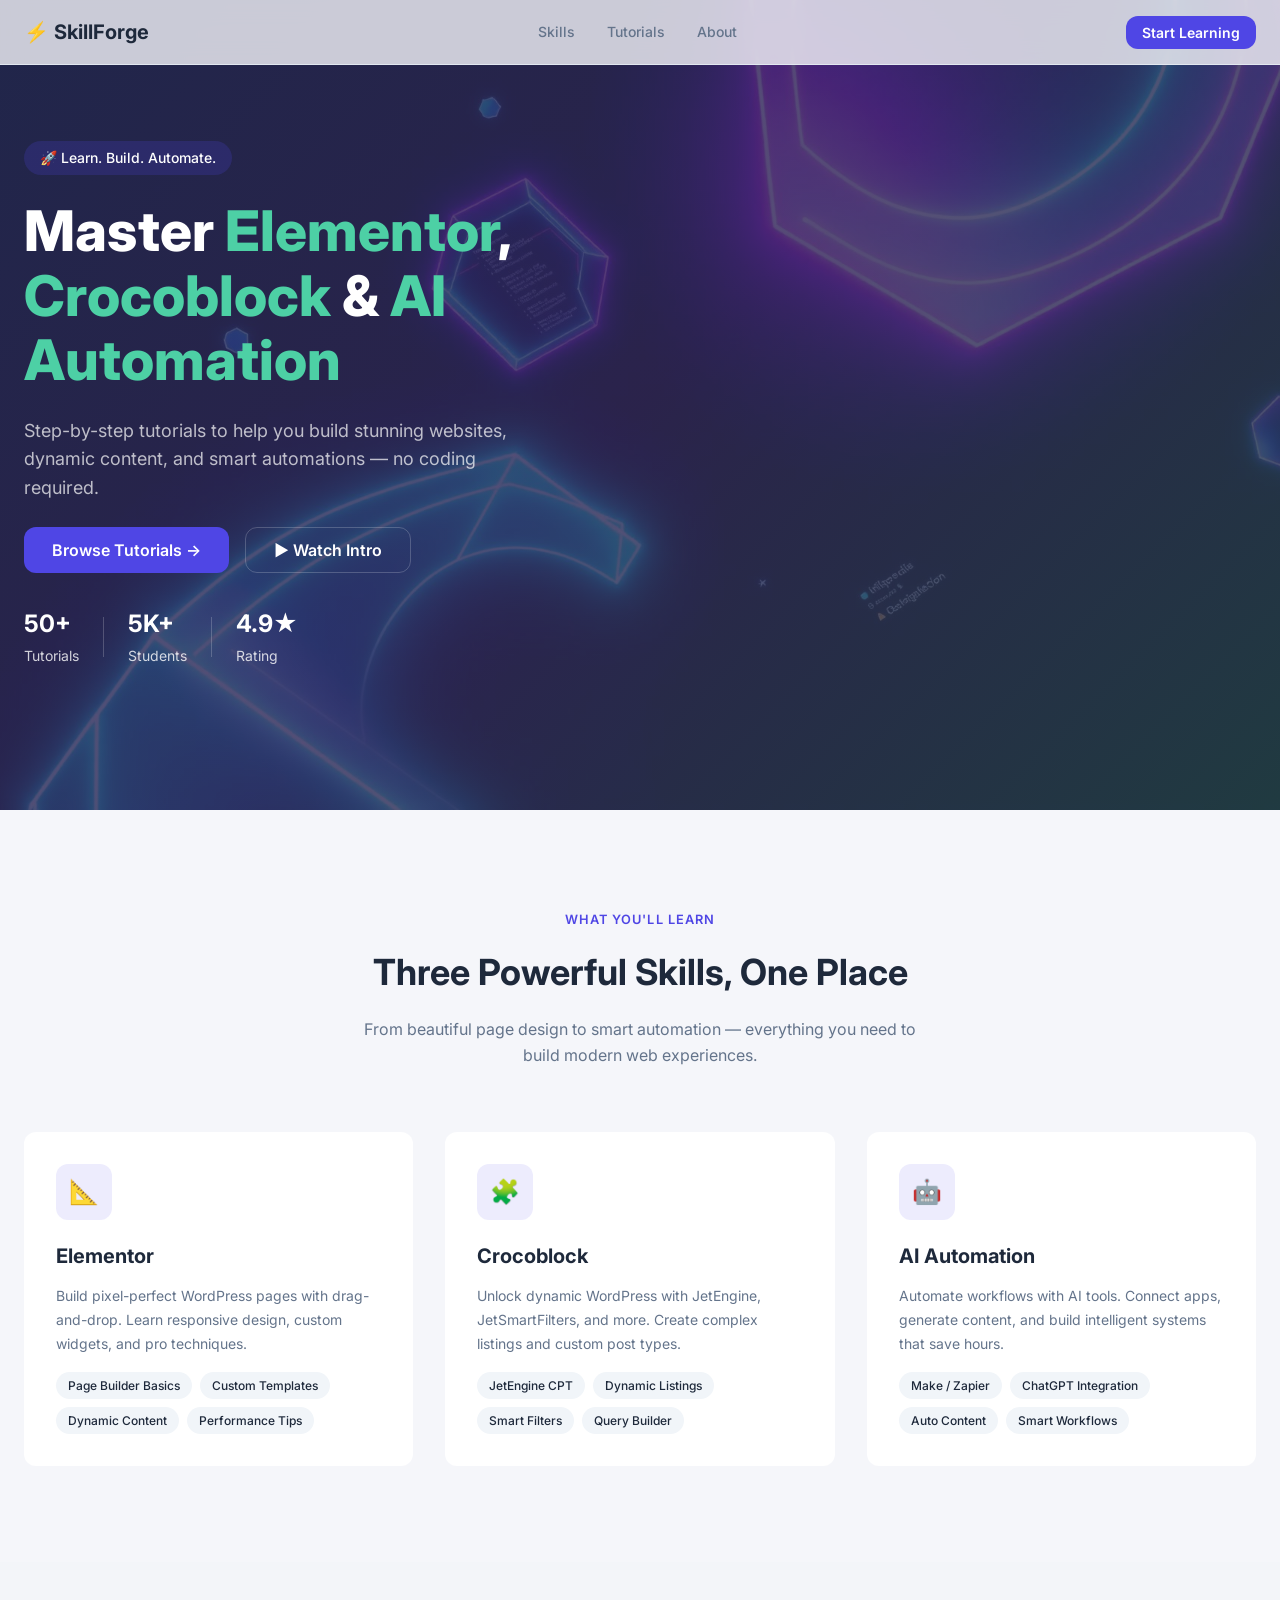
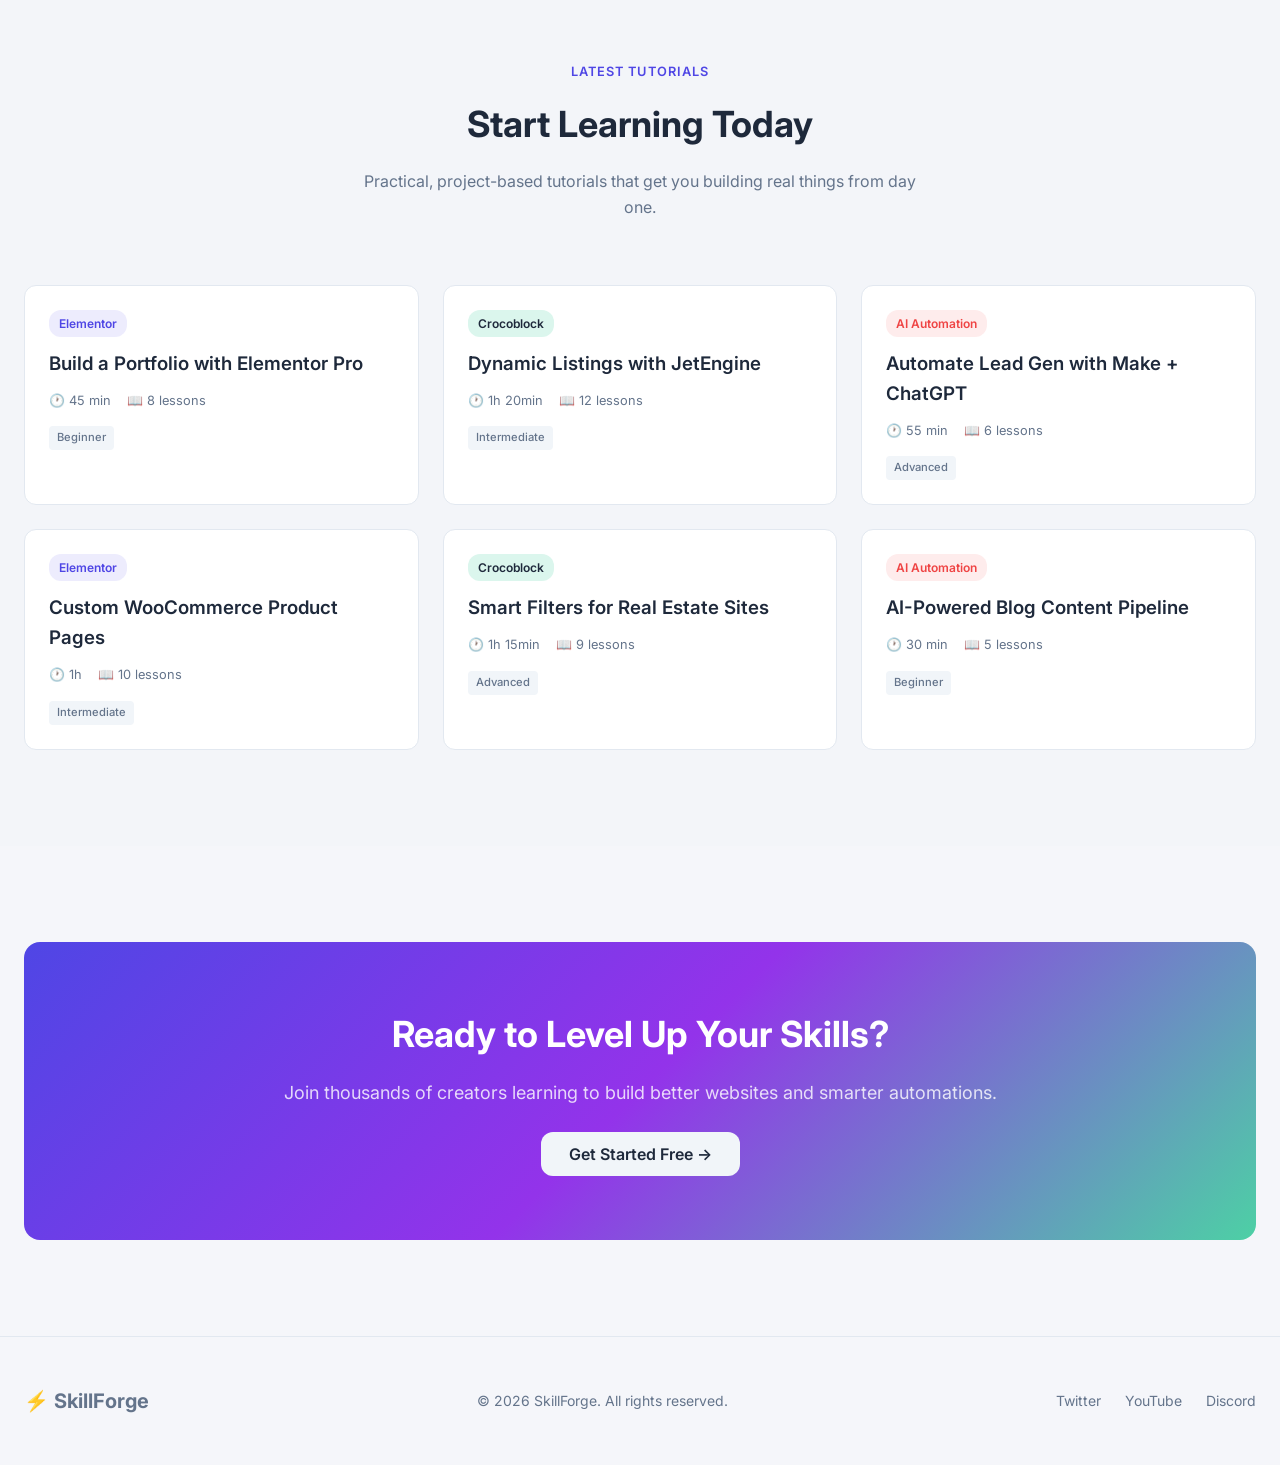
<file: index.html>
<!DOCTYPE html>
<html lang="en">
<head>
  <meta charset="UTF-8" />
  <meta name="viewport" content="width=device-width, initial-scale=1.0" />
  <title>SkillForge - Master Elementor, Crocoblock & AI Automation</title>
  <meta name="description" content="Step-by-step tutorials to help you build stunning websites, dynamic content, and smart automations." />
  <link rel="stylesheet" href="style.css" />
  <link href="https://fonts.googleapis.com/css2?family=Inter:wght@400;500;600;700;800&display=swap" rel="stylesheet" />
</head>
<body>

  <!-- Navbar -->
  <nav class="navbar">
    <div class="container nav-inner">
      <div class="logo">⚡ SkillForge</div>
      <div class="nav-links">
        <a href="#skills">Skills</a>
        <a href="#tutorials">Tutorials</a>
        <a href="#about">About</a>
      </div>
      <button class="btn btn-primary btn-sm">Start Learning</button>
      <button class="hamburger" id="hamburger" aria-label="Menu">☰</button>
    </div>
  </nav>

  <!-- Hero -->
  <section class="hero">
    <div class="hero-bg"></div>
    <div class="hero-overlay"></div>
    <div class="container hero-content">
      <span class="hero-badge">🚀 Learn. Build. Automate.</span>
      <h1>Master <span class="text-accent">Elementor</span>, <span class="text-accent">Crocoblock</span> & <span class="text-accent">AI Automation</span></h1>
      <p class="hero-subtitle">Step-by-step tutorials to help you build stunning websites, dynamic content, and smart automations — no coding required.</p>
      <div class="hero-buttons">
        <button class="btn btn-primary btn-lg">Browse Tutorials →</button>
        <button class="btn btn-outline btn-lg">▶ Watch Intro</button>
      </div>
      <div class="hero-stats">
        <div class="stat"><strong>50+</strong><span>Tutorials</span></div>
        <div class="stat-divider"></div>
        <div class="stat"><strong>5K+</strong><span>Students</span></div>
        <div class="stat-divider"></div>
        <div class="stat"><strong>4.9★</strong><span>Rating</span></div>
      </div>
    </div>
  </section>

  <!-- Skills -->
  <section class="skills" id="skills">
    <div class="container">
      <div class="section-header">
        <span class="section-label">What You'll Learn</span>
        <h2>Three Powerful Skills, One Place</h2>
        <p>From beautiful page design to smart automation — everything you need to build modern web experiences.</p>
      </div>
      <div class="skills-grid" id="skills-grid"></div>
    </div>
  </section>

  <!-- Tutorials -->
  <section class="tutorials" id="tutorials">
    <div class="container">
      <div class="section-header">
        <span class="section-label">Latest Tutorials</span>
        <h2>Start Learning Today</h2>
        <p>Practical, project-based tutorials that get you building real things from day one.</p>
      </div>
      <div class="tutorials-grid" id="tutorials-grid"></div>
    </div>
  </section>

  <!-- CTA -->
  <section class="cta-section">
    <div class="container">
      <div class="cta-box">
        <h2>Ready to Level Up Your Skills?</h2>
        <p>Join thousands of creators learning to build better websites and smarter automations.</p>
        <button class="btn btn-secondary btn-lg">Get Started Free →</button>
      </div>
    </div>
  </section>

  <!-- Footer -->
  <footer class="footer">
    <div class="container footer-inner">
      <div class="logo">⚡ SkillForge</div>
      <p>© 2026 SkillForge. All rights reserved.</p>
      <div class="footer-links">
        <a href="#">Twitter</a>
        <a href="#">YouTube</a>
        <a href="#">Discord</a>
      </div>
    </div>
  </footer>

  <script src="script.js"></script>
</body>
</html>
</file>
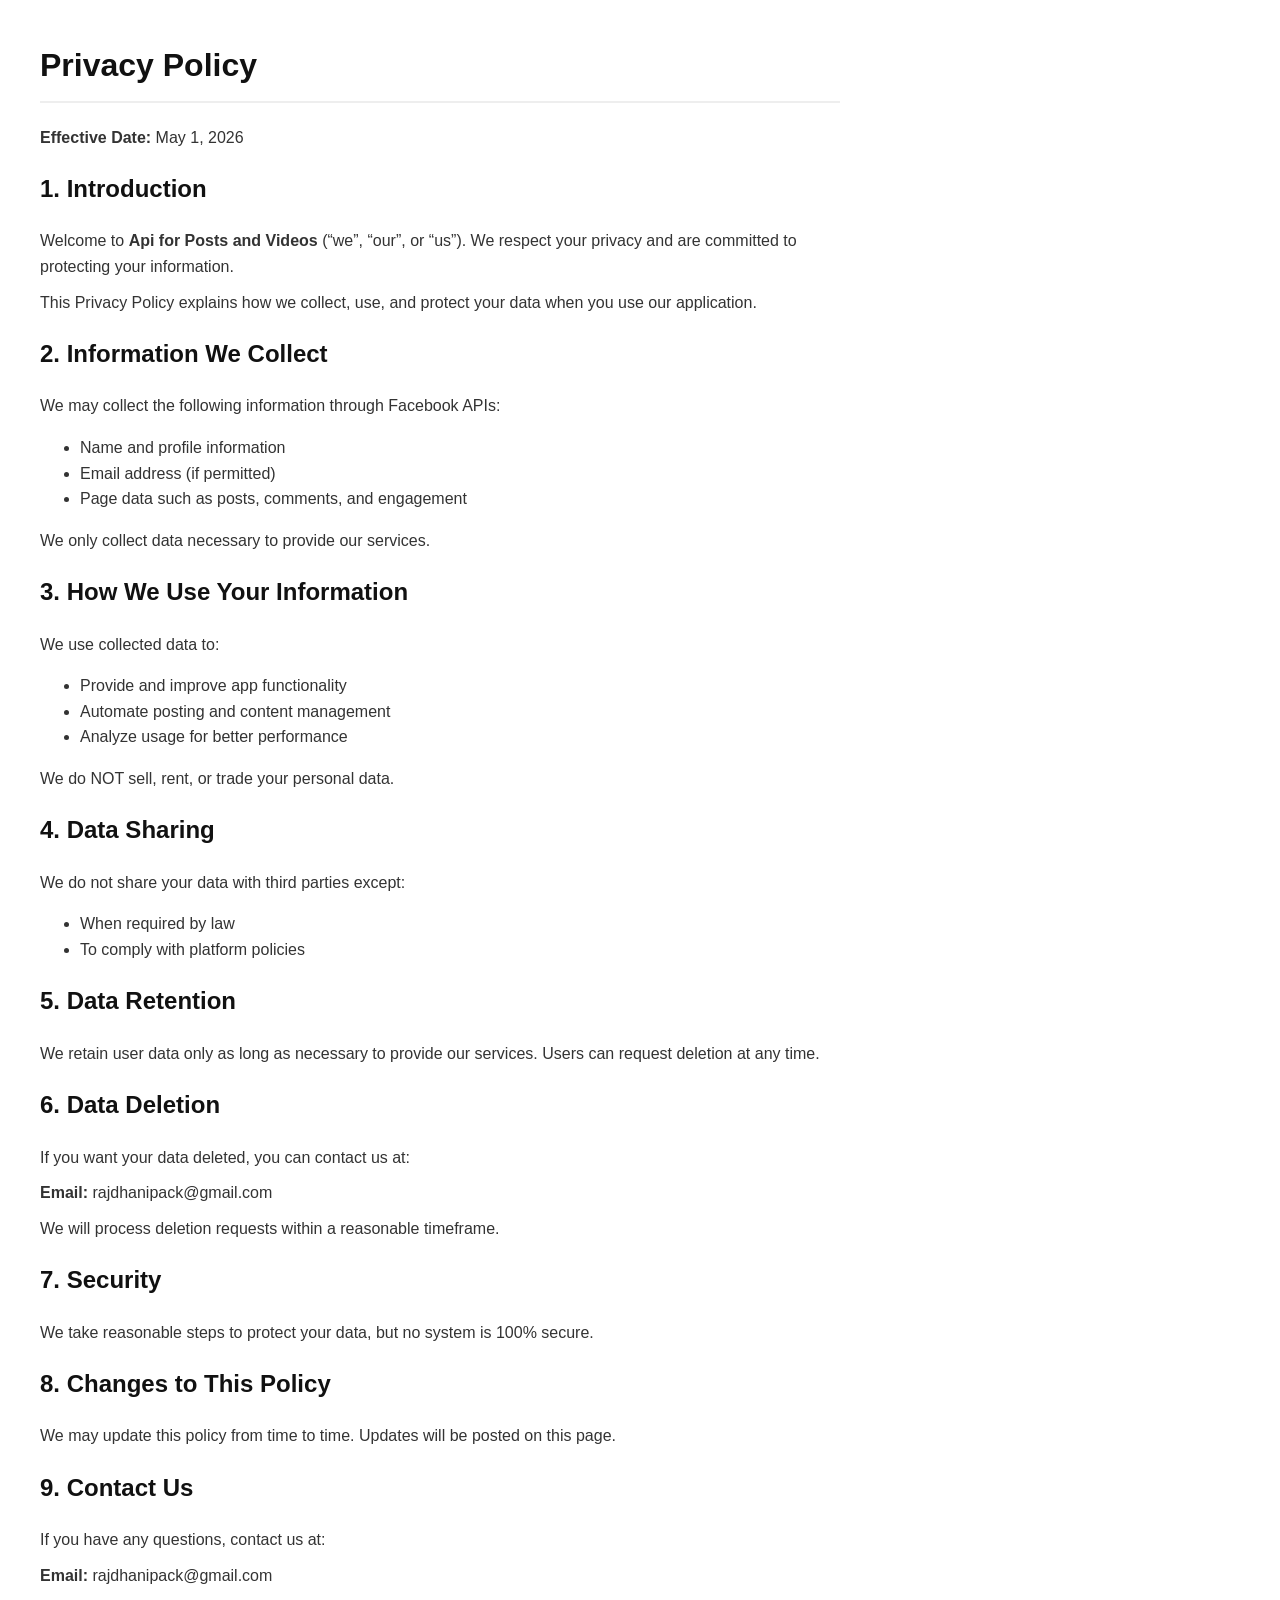
<file: privacy.html>
<!DOCTYPE html>

<html lang="en">
<head>
  <meta charset="UTF-8">
  <meta name="viewport" content="width=device-width, initial-scale=1.0">
  <title>Privacy Policy - Api for Posts and Videos</title>
  <style>
    body {
      font-family: Arial, sans-serif;
      line-height: 1.6;
      margin: 40px;
      max-width: 800px;
      color: #333;
    }
    h1, h2 {
      color: #111;
    }
    h1 {
      border-bottom: 2px solid #eee;
      padding-bottom: 10px;
    }
    p {
      margin: 10px 0;
    }
  </style>
</head>
<body>

<h1>Privacy Policy</h1>
<p><strong>Effective Date:</strong> May 1, 2026</p>

<h2>1. Introduction</h2>
<p>Welcome to <strong>Api for Posts and Videos</strong> (“we”, “our”, or “us”).  
We respect your privacy and are committed to protecting your information.</p>
<p>This Privacy Policy explains how we collect, use, and protect your data when you use our application.</p>

<h2>2. Information We Collect</h2>
<p>We may collect the following information through Facebook APIs:</p>
<ul>
  <li>Name and profile information</li>
  <li>Email address (if permitted)</li>
  <li>Page data such as posts, comments, and engagement</li>
</ul>
<p>We only collect data necessary to provide our services.</p>

<h2>3. How We Use Your Information</h2>
<p>We use collected data to:</p>
<ul>
  <li>Provide and improve app functionality</li>
  <li>Automate posting and content management</li>
  <li>Analyze usage for better performance</li>
</ul>
<p>We do NOT sell, rent, or trade your personal data.</p>

<h2>4. Data Sharing</h2>
<p>We do not share your data with third parties except:</p>
<ul>
  <li>When required by law</li>
  <li>To comply with platform policies</li>
</ul>

<h2>5. Data Retention</h2>
<p>We retain user data only as long as necessary to provide our services.  
Users can request deletion at any time.</p>

<h2>6. Data Deletion</h2>
<p>If you want your data deleted, you can contact us at:</p>
<p><strong>Email:</strong> rajdhanipack@gmail.com</p>
<p>We will process deletion requests within a reasonable timeframe.</p>

<h2>7. Security</h2>
<p>We take reasonable steps to protect your data, but no system is 100% secure.</p>

<h2>8. Changes to This Policy</h2>
<p>We may update this policy from time to time. Updates will be posted on this page.</p>

<h2>9. Contact Us</h2>
<p>If you have any questions, contact us at:</p>
<p><strong>Email:</strong> rajdhanipack@gmail.com</p>

</body>
</html>
</file>
<file: style.css>
/* ===== Reset & Base ===== */
*, *::before, *::after { box-sizing: border-box; margin: 0; padding: 0; }
body { font-family: 'Inter', sans-serif; color: #1e293b; background: #f5f6fa; line-height: 1.6; }
a { text-decoration: none; color: inherit; }
img { max-width: 100%; display: block; }

/* ===== Tokens ===== */
:root {
  --primary: #4f46e5;
  --primary-fg: #fff;
  --accent: #4dd0a5;
  --accent-fg: #1e293b;
  --bg: #f5f6fa;
  --fg: #1e293b;
  --muted: #64748b;
  --card: #fff;
  --border: #e2e8f0;
  --secondary-bg: #f1f5f9;
  --destructive: #ef4444;
  --radius: 0.75rem;
  --hero-gradient: linear-gradient(135deg, #4f46e5, #9333ea, #4dd0a5);
  --card-glow: 0 8px 32px -8px rgba(79,70,229,0.15);
  --card-hover-glow: 0 16px 48px -12px rgba(79,70,229,0.25);
}

.container { margin: 0;  padding: 0 1.5rem;      /* remove centering */ }
/* ===== Buttons ===== */
.btn { display: inline-flex; align-items: center; gap: 0.5rem; border: none; border-radius: var(--radius); font-weight: 600; cursor: pointer; transition: all 0.2s; font-family: inherit; }
.btn-sm { padding: 0.5rem 1rem; font-size: 0.875rem; }
.btn-lg { padding: 0.75rem 1.75rem; font-size: 1rem; }
.btn-primary { background: var(--primary); color: var(--primary-fg); }
.btn-primary:hover { opacity: 0.9; transform: translateY(-1px); }
.btn-secondary { background: var(--secondary-bg); color: var(--fg); }
.btn-secondary:hover { background: #e2e8f0; }
.btn-outline { background: transparent; color: var(--primary-fg); border: 1px solid rgba(255,255,255,0.2); }
.btn-outline:hover { background: rgba(255,255,255,0.1); }

/* ===== Navbar ===== */
.navbar { position: fixed; top: 0; left: 0; right: 0; z-index: 50; background: rgba(245,246,250,0.8); backdrop-filter: blur(12px); border-bottom: 1px solid var(--border); }
.nav-inner { display: flex; align-items: center; justify-content: space-between; height: 64px; }
.logo { font-weight: 700; font-size: 1.25rem; }
.nav-links { display: flex; gap: 2rem; font-size: 0.875rem; font-weight: 500; color: var(--muted); }
.nav-links a:hover { color: var(--fg); }
.hamburger { display: none; background: none; border: none; font-size: 1.5rem; cursor: pointer; }

/* ===== Hero ===== */
.hero { position: relative; min-height: 90vh; display: flex; align-items: center; overflow: hidden; justify-content: flex-start }
.hero-bg { position: absolute; inset: 0; background: url("hero-bg.jpg") center/cover no-repeat; }
.hero-overlay { position: absolute; inset: 0; background: rgba(30,41,59,0.8); }
.hero::after { content: ""; position: absolute; inset: 0; background: var(--hero-gradient); opacity: 0.15; }
.hero-content { position: relative; z-index: 10; max-width: 640px; padding: 5rem 1.5rem; margin-right: auto; text-align: left; }
.hero-badge { display: inline-block; padding: 0.375rem 1rem; border-radius: 9999px; background: rgba(79,70,229,0.2); color: var(--primary-fg); font-size: 0.875rem; font-weight: 500; margin-bottom: 1.5rem; animation: fadeUp 0.6s ease both; }
.hero h1 { font-size: clamp(2rem, 5vw, 3.5rem); font-weight: 800; color: var(--primary-fg); line-height: 1.15; animation: fadeUp 0.6s 0.1s ease both; }
.text-accent { color: var(--accent); }
.hero-subtitle { font-size: 1.125rem; color: rgba(255,255,255,0.7); max-width: 520px; margin-top: 1.5rem; animation: fadeUp 0.6s 0.2s ease both; }
.hero-buttons { display: flex; flex-wrap: wrap; gap: 1rem; margin-top: 1.5rem; animation: fadeUp 0.6s 0.3s ease both; }
.hero-stats { display: flex; align-items: center; gap: 1.5rem; margin-top: 2rem; animation: fadeUp 0.6s 0.4s ease both; }
.stat { color: rgba(255,255,255,0.8); }
.stat strong { display: block; font-size: 1.5rem; color: #fff; }
.stat span { font-size: 0.875rem; }
.stat-divider { width: 1px; height: 40px; background: rgba(255,255,255,0.2); }

@keyframes fadeUp {
  from { opacity: 0; transform: translateY(20px); }
  to { opacity: 1; transform: translateY(0); }
}

/* ===== Section Header ===== */
.section-header { text-align: center; max-width: 560px; margin: 0 auto 4rem; }
.section-label { font-size: 0.8rem; font-weight: 600; color: var(--primary); text-transform: uppercase; letter-spacing: 0.08em; }
.section-header h2 { font-size: clamp(1.5rem, 3vw, 2.25rem); font-weight: 700; margin-top: 0.75rem; }
.section-header p { color: var(--muted); margin-top: 1rem; }

/* ===== Skills ===== */
.skills { padding: 6rem 0; }
.skills-grid { display: grid; grid-template-columns: repeat(auto-fit, minmax(300px, 1fr)); gap: 2rem; }
.skill-card { background: var(--card); border-radius: var(--radius); padding: 2rem; transition: box-shadow 0.4s; }
.skill-card:hover { box-shadow: var(--card-hover-glow); }
.skill-icon { width: 56px; height: 56px; border-radius: 12px; display: flex; align-items: center; justify-content: center; background: rgba(79,70,229,0.1); color: var(--primary); font-size: 1.5rem; margin-bottom: 1.25rem; }
.skill-card h3 { font-size: 1.25rem; font-weight: 700; margin-bottom: 0.75rem; }
.skill-card p { font-size: 0.875rem; color: var(--muted); line-height: 1.7; margin-bottom: 1rem; }
.topics { display: flex; flex-wrap: wrap; gap: 0.5rem; }
.topic-tag { font-size: 0.75rem; padding: 0.25rem 0.75rem; border-radius: 9999px; background: var(--secondary-bg); font-weight: 500; }

/* ===== Tutorials ===== */
.tutorials { padding: 6rem 0; background: rgba(241,245,249,0.5); }
.tutorials-grid { display: grid; grid-template-columns: repeat(auto-fit, minmax(300px, 1fr)); gap: 1.5rem; }
.tutorial-card { background: var(--card); border: 1px solid var(--border); border-radius: var(--radius); padding: 1.5rem; cursor: pointer; transition: all 0.3s; }
.tutorial-card:hover { border-color: rgba(79,70,229,0.3); box-shadow: var(--card-glow); }
.tutorial-card:hover h3 { color: var(--primary); }
.category-badge { display: inline-block; font-size: 0.75rem; font-weight: 600; padding: 0.25rem 0.625rem; border-radius: var(--radius); margin-bottom: 0.75rem; }
.cat-elementor { background: rgba(79,70,229,0.1); color: var(--primary); }
.cat-crocoblock { background: rgba(77,208,165,0.2); color: var(--accent-fg); }
.cat-ai { background: rgba(239,68,68,0.1); color: var(--destructive); }
.tutorial-card h3 { font-weight: 600; transition: color 0.2s; margin-bottom: 0.75rem; }
.tutorial-meta { display: flex; gap: 1rem; font-size: 0.8rem; color: var(--muted); margin-bottom: 0.75rem; }
.level-tag { display: inline-block; font-size: 0.7rem; font-weight: 500; padding: 0.2rem 0.5rem; border-radius: 4px; background: var(--secondary-bg); color: var(--muted); }

/* ===== CTA ===== */
.cta-section { padding: 6rem 0; }
.cta-box { background: var(--hero-gradient); border-radius: 1rem; padding: 4rem 2rem; text-align: center; }
.cta-box h2 { font-size: clamp(1.5rem, 3vw, 2.25rem); font-weight: 700; color: #fff; }
.cta-box p { color: rgba(255,255,255,0.8); font-size: 1.125rem; margin: 1rem 0 1.5rem; }

/* ===== Footer ===== */
.footer { padding: 3rem 0; border-top: 1px solid var(--border); }
.footer-inner { display: flex; flex-wrap: wrap; align-items: center; justify-content: space-between; gap: 1rem; font-size: 0.875rem; color: var(--muted); }
.footer-links { display: flex; gap: 1.5rem; }
.footer-links a:hover { color: var(--fg); }

/* ===== Responsive ===== */
@media (max-width: 768px) {
  .nav-links { display: none; }
  .hamburger { display: block; }
  .nav-links.open { display: flex; flex-direction: column; position: absolute; top: 64px; left: 0; right: 0; background: var(--bg); padding: 1rem 1.5rem; border-bottom: 1px solid var(--border); }
  .hero-stats { flex-wrap: wrap; }
  .footer-inner { flex-direction: column; text-align: center; }
}
</file>
